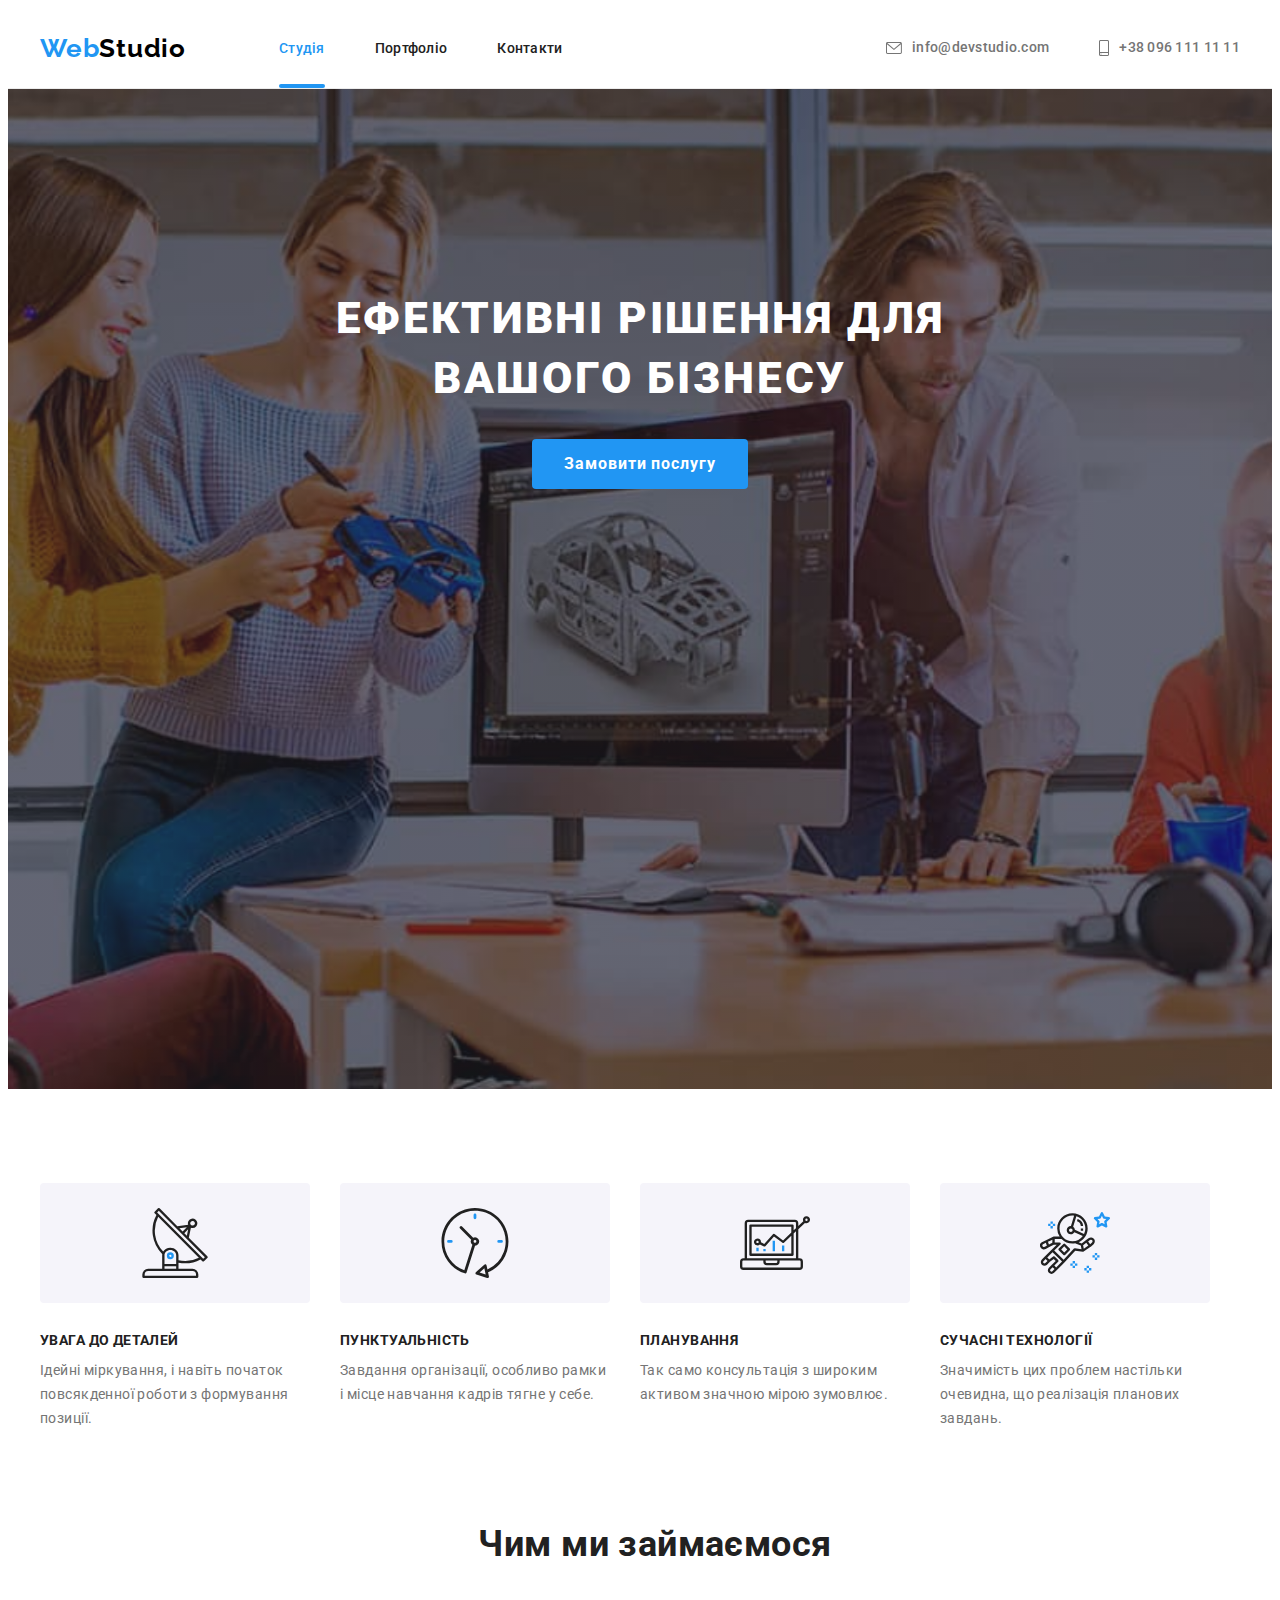
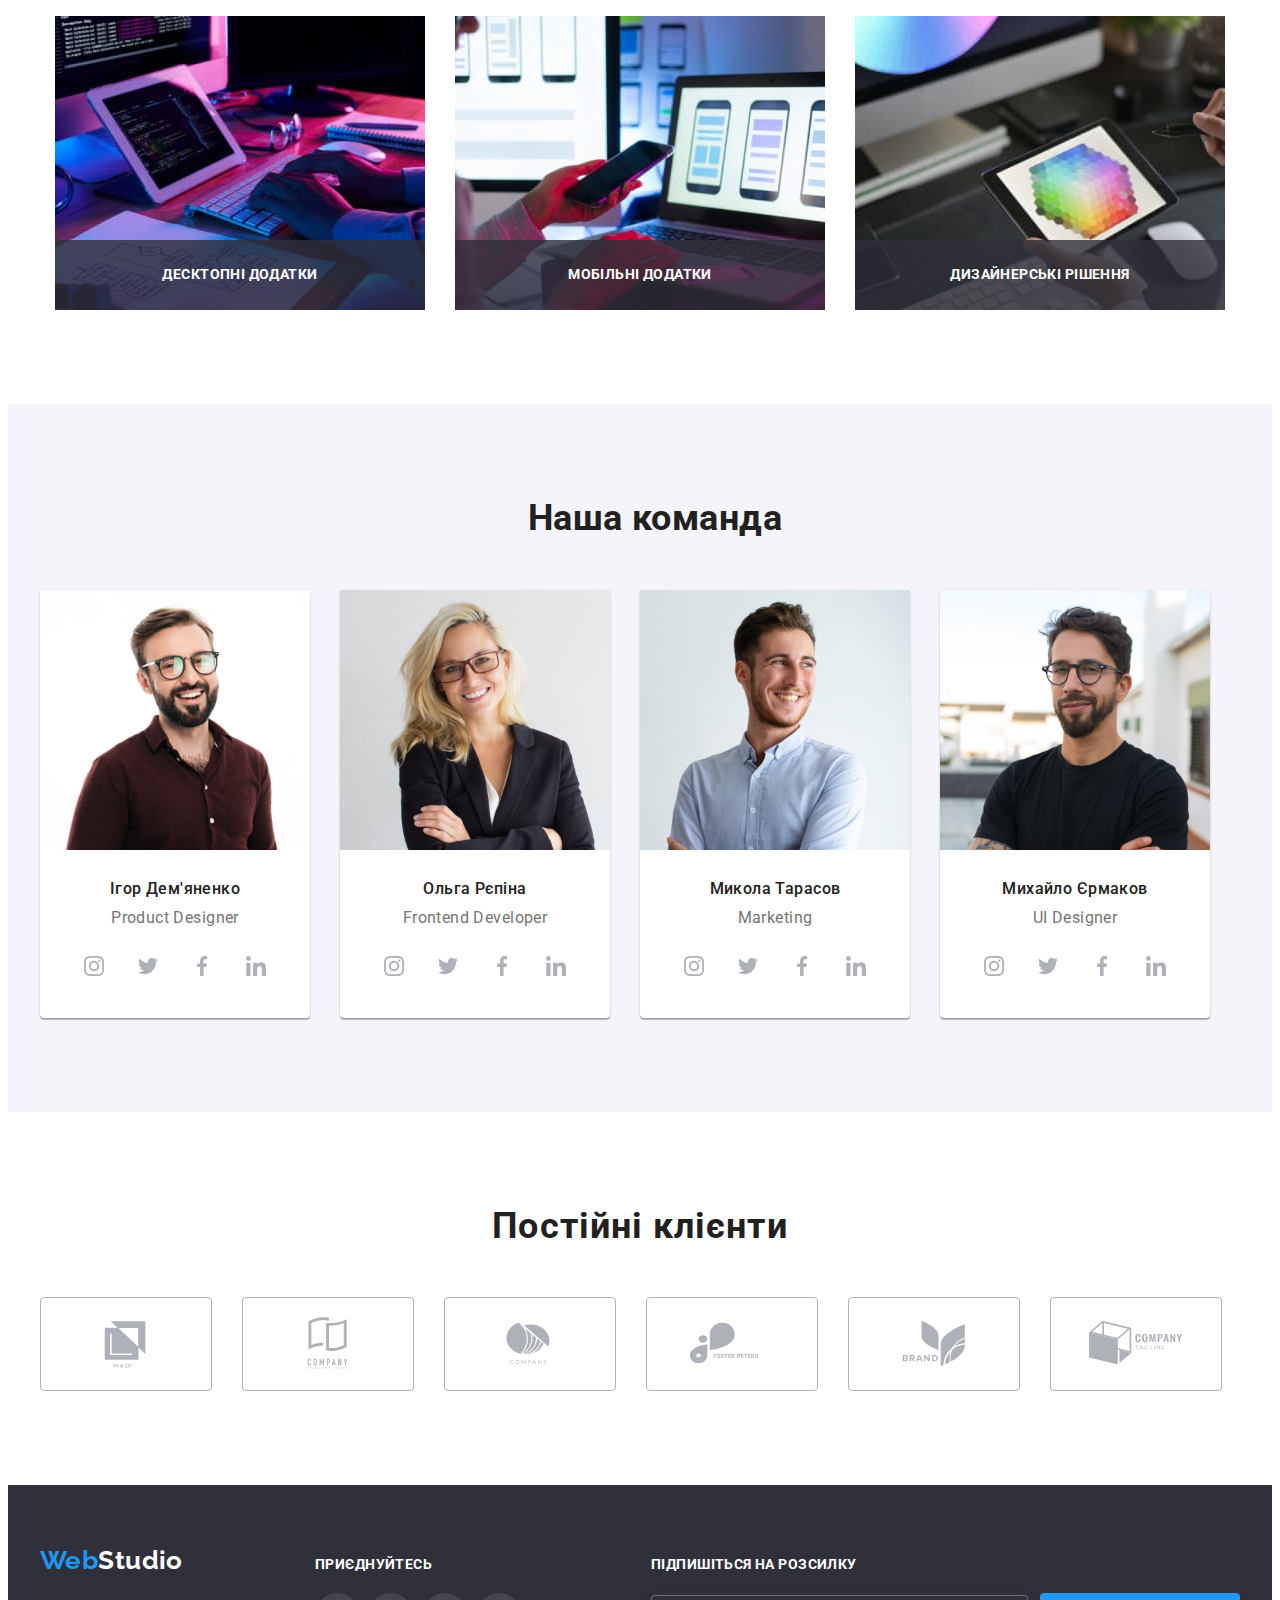
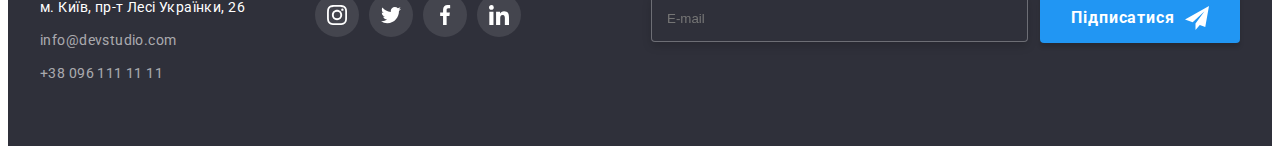
<file: index.html>
<!DOCTYPE html>
<html lang="uk">
  <head>
    <meta charset="UTF-8" />
    <meta http-equiv="X-UA-Compatible" content="IE=edge" />
    <meta name="viewport" content="width=device-width, initial-scale=1.0" />
    <title>WebStudio</title>
    <link rel="preconnect" href="https://fonts.googleapis.com" />
    <link rel="preconnect" href="https://fonts.gstatic.com" crossorigin />
    <link
      href="https://fonts.googleapis.com/css2?family=Raleway:wght@700&family=Roboto:wght@400;500;700;900&display=swap"
      rel="stylesheet"
    />
    <link
      rel="stylesheet"
      href="https://cdnjs.cloudflare.com/ajax/libs/modern-normalize/1.1.0/modern-normalize.min.css"
      integrity="sha512-wpPYUAdjBVSE4KJnH1VR1HeZfpl1ub8YT/NKx4PuQ5NmX2tKuGu6U/JRp5y+Y8XG2tV+wKQpNHVUX03MfMFn9Q=="
      crossorigin="anonymous"
      referrerpolicy="no-referrer"
    />
    <link rel="stylesheet" href="./css/styles.css" />
  </head>
  <body>
    <header class="page-header">
      <div class="header-conteiner conteiner">
        <nav class="page-navigation">
          <a class="logo link" href="./index.html"><span class="logo-web">Web</span>Studio</a>
          <ul class="menu-list list">
            <li class="menu-item">
              <a class="menu-link link current" href="./index.html">Студія</a>
            </li>
            <li class="menu-item">
              <a class="menu-link link" href="./portfolio.html">Портфоліо</a>
            </li>
            <li class="menu-item"><a class="menu-link link" href="">Контакти</a></li>
          </ul>
        </nav>
        <ul class="contacts-list list">
          <li class="contacts-item">
            <a class="header-contacts-email link" href="mailto:info@devstudio.com">
              <svg lang="en" aria-label="email logo" class="contacts-icon-email">
                <use href="./images/icons.svg.svg#icon-envelope"></use>
              </svg>
              info@devstudio.com</a
            >
          </li>
          <li class="contacts-item">
            <a class="header-contacts-number link" href="tel:+380961111111">
              <svg lang="en" aria-label="smartphone logo" class="contacts-icon-tell">
                <use href="./images/icons.svg.svg#icon-smartphone"></use>
              </svg>
              +38 096 111 11 11</a
            >
          </li>
        </ul>
      </div>
    </header>
    <main>
      <section id="stydio" class="baner overlay">
        <div class="page-baner conteiner">
          <h1 class="baner-text">ЕФЕКТИВНІ РІШЕННЯ ДЛЯ ВАШОГО БІЗНЕСУ</h1>
          <button data-modal-open type="button" class="baner-modal-button">Замовити послугу</button>
        </div>
      </section>
      <section id="benefits" class="benefits section">
        <div class="conteiner">
          <h2 class="benefits-caption visually-hidden">Наші переваги</h2>
          <ul class="benefits-list list">
            <li class="benefits-list-item">
              <div class="benefits-icon-group">
                <svg lang="en" aria-label="antenna logo" class="icon-benefits">
                  <use href="./images/icons.svg.svg#icon-antenna"></use>
                </svg>
              </div>
              <h3 class="benefits-subtitle">УВАГА ДО ДЕТАЛЕЙ</h3>
              <p class="benefits-text">
                Ідейні міркування, і навіть початок повсякденної роботи з формування позиції.
              </p>
            </li>
            <li class="benefits-list-item">
              <div class="benefits-icon-group">
                <svg lang="en" aria-label="clock logo" class="icon-benefits">
                  <use href="./images/icons.svg.svg#icon-clock"></use>
                </svg>
              </div>
              <h3 class="benefits-subtitle">ПУНКТУАЛЬНІСТЬ</h3>
              <p class="benefits-text">
                Завдання організації, особливо рамки і місце навчання кадрів тягне у себе.
              </p>
            </li>
            <li class="benefits-list-item">
              <div class="benefits-icon-group">
                <svg lang="en" aria-label="diagram logo" class="icon-benefits">
                  <use href="./images/icons.svg.svg#icon-diagram-1"></use>
                </svg>
              </div>
              <h3 class="benefits-subtitle">ПЛАНУВАННЯ</h3>
              <p class="benefits-text">
                Так само консультація з широким активом значною мірою зумовлює.
              </p>
            </li>
            <li class="benefits-list-item">
              <div class="benefits-icon-group">
                <svg lang="en" aria-label="astronaut logo" class="icon-benefits">
                  <use href="./images/icons.svg.svg#icon-astronaut"></use>
                </svg>
              </div>
              <h3 class="benefits-subtitle">СУЧАСНІ ТЕХНОЛОГІЇ</h3>
              <p class="benefits-text">
                Значимість цих проблем настільки очевидна, що реалізація планових завдань.
              </p>
            </li>
          </ul>
        </div>
      </section>
      <section class="about-us section">
        <div class="conteiner">
          <h2 class="about-caption conteiner">Чим ми займаємося</h2>
          <ul class="about-list list">
            <li class="about-img">
              <div class="about-img-overlay">
                <img src="./images/work1.jpg" alt="write code" width="370" />
                <p class="about-img-overlay-text">Десктопні додатки</p>
              </div>
            </li>
            <li class="about-img">
              <div class="about-img-overlay">
                <img src="./images/work2.jpg" alt="create maket" width="370" />
                <p class="about-img-overlay-text">Мобільні додатки</p>
              </div>
            </li>
            <li class="about-img">
              <div class="about-img-overlay">
                <img src="./images/work3.jpg" alt="design" width="370" />
                <p class="about-img-overlay-text">Дизайнерські рішення</p>
              </div>
            </li>
          </ul>
        </div>
      </section>
      <section class="our-team section">
        <div class="conteiner">
          <h2 class="our-team-caption conteiner">Наша команда</h2>
          <ul class="workers-list list">
            <li class="workers-item">
              <img src="./images/Igor.jpg" alt=" Фото Ігора Дем'яненко" width="270" height="260" />
              <div class="team-subtitle">
                <h3 class="workers-name">Ігор Дем'яненко</h3>
                <p class="workers-position">Product Designer</p>
              </div>
              <ul class="team-link-list list">
                <li class="team-link-item">
                  <a class="team-link" href=""
                    ><svg lang="en" aria-label="instagram logo" class="icon-link">
                      <use href="./images/icons.svg.svg#icon-instagram"></use></svg
                  ></a>
                </li>
                <li class="team-link-item">
                  <a class="team-link" href=""
                    ><svg lang="en" aria-label="twitter logo" class="icon-link">
                      <use href="./images/icons.svg.svg#icon-twitter"></use></svg
                  ></a>
                </li>
                <li class="team-link-item">
                  <a class="team-link" href=""
                    ><svg lang="en" aria-label="facebook logo" class="icon-link">
                      <use href="./images/icons.svg.svg#icon-facebook"></use></svg
                  ></a>
                </li>
                <li class="team-link-item">
                  <a class="team-link" href=""
                    ><svg lang="en" aria-label="linkedin logo" class="icon-link">
                      <use href="./images/icons.svg.svg#icon-linkedin"></use></svg
                  ></a>
                </li>
              </ul>
            </li>
            <li class="workers-item">
              <img src="./images/Ola.jpg" alt="Фото Ольги Рєпіной" width="270" height="260" />
              <div class="team-subtitle">
                <h3 class="workers-name">Ольга Рєпіна</h3>
                <p class="workers-position">Frontend Developer</p>
              </div>
              <ul class="team-link-list list">
                <li class="team-link-item">
                  <a class="team-link" href=""
                    ><svg lang="en" aria-label="instagram logo" class="icon-link">
                      <use href="./images/icons.svg.svg#icon-instagram"></use></svg
                  ></a>
                </li>
                <li class="team-link-item">
                  <a class="team-link" href=""
                    ><svg lang="en" aria-label="twitter logo" class="icon-link">
                      <use href="./images/icons.svg.svg#icon-twitter"></use></svg
                  ></a>
                </li>
                <li class="team-link-item">
                  <a class="team-link" href=""
                    ><svg lang="en" aria-label="facebook logo" class="icon-link">
                      <use href="./images/icons.svg.svg#icon-facebook"></use></svg
                  ></a>
                </li>
                <li class="team-link-item">
                  <a class="team-link" href=""
                    ><svg lang="en" aria-label="linkedin logo" class="icon-link">
                      <use href="./images/icons.svg.svg#icon-linkedin"></use></svg
                  ></a>
                </li>
              </ul>
            </li>
            <li class="workers-item">
              <img src="./images/Kola.jpg" alt="Фото Миколи Тарасова" width="270" height="260" />
              <div class="team-subtitle">
                <h3 class="workers-name">Микола Тарасов</h3>
                <p class="workers-position">Marketing</p>
              </div>
              <ul class="team-link-list list">
                <li class="team-link-item">
                  <a class="team-link" href=""
                    ><svg lang="en" aria-label="instagram logo" class="icon-link">
                      <use href="./images/icons.svg.svg#icon-instagram"></use></svg
                  ></a>
                </li>
                <li class="team-link-item">
                  <a class="team-link" href=""
                    ><svg lang="en" aria-label="twitter logo" class="icon-link">
                      <use href="./images/icons.svg.svg#icon-twitter"></use></svg
                  ></a>
                </li>
                <li class="team-link-item">
                  <a class="team-link" href=""
                    ><svg lang="en" aria-label="facebook logo" class="icon-link">
                      <use href="./images/icons.svg.svg#icon-facebook"></use></svg
                  ></a>
                </li>
                <li class="team-link-item">
                  <a class="team-link" href=""
                    ><svg lang="en" aria-label="linkedin logo" class="icon-link">
                      <use href="./images/icons.svg.svg#icon-linkedin"></use></svg
                  ></a>
                </li>
              </ul>
            </li>
            <li class="workers-item">
              <img src="./images/Misha.jpg" alt="Фото Михайла Єрмакова" width="270" height="260" />
              <div class="team-subtitle">
                <h3 class="workers-name">Михайло Єрмаков</h3>
                <p class="workers-position">UI Designer</p>
              </div>
              <ul class="team-link-list list">
                <li class="team-link-item">
                  <a class="team-link" href=""
                    ><svg lang="en" aria-label="instagram logo" class="icon-link">
                      <use href="./images/icons.svg.svg#icon-instagram"></use></svg
                  ></a>
                </li>
                <li class="team-link-item">
                  <a class="team-link" href=""
                    ><svg lang="en" aria-label="twitter logo" class="icon-link">
                      <use href="./images/icons.svg.svg#icon-twitter"></use></svg
                  ></a>
                </li>
                <li class="team-link-item">
                  <a class="team-link" href=""
                    ><svg lang="en" aria-label="facebook logo" class="icon-link">
                      <use href="./images/icons.svg.svg#icon-facebook"></use></svg
                  ></a>
                </li>
                <li class="team-link-item">
                  <a class="team-link" href=""
                    ><svg lang="en" aria-label="linkedin logo" class="icon-link">
                      <use href="./images/icons.svg.svg#icon-linkedin"></use></svg
                  ></a>
                </li>
              </ul>
            </li>
          </ul>
        </div>
      </section>
      <section class="section regular-customers">
        <div class="conteiner">
          <h2 class="customers-caption">Постійні клієнти</h2>
          <ul class="castomers-list list">
            <li class="castomers-list-item">
              <a href="" class="customers-link link"
                ><svg lang="en" aria-label="regular customers logo" class="icon-logo">
                  <use href="./images/icons.svg.svg#icon-logo-1"></use></svg
              ></a>
            </li>
            <li class="castomers-list-item">
              <a href="" class="customers-link link"
                ><svg lang="en" aria-label="regular customers logo" class="icon-logo">
                  <use href="./images/icons.svg.svg#icon-logo-2"></use></svg
              ></a>
            </li>
            <li class="castomers-list-item">
              <a href="" class="customers-link link"
                ><svg lang="en" aria-label="regular customers logo" class="icon-logo">
                  <use href="./images/icons.svg.svg#icon-logo-3"></use></svg
              ></a>
            </li>
            <li class="castomers-list-item">
              <a href="" class="customers-link link"
                ><svg lang="en" aria-label="regular customers logo" class="icon-logo">
                  <use href="./images/icons.svg.svg#icon-logo-4"></use></svg
              ></a>
            </li>
            <li class="castomers-list-item">
              <a href="" class="customers-link link"
                ><svg lang="en" aria-label="regular customers logo" class="icon-logo">
                  <use href="./images/icons.svg.svg#icon-logo-5"></use></svg
              ></a>
            </li>
            <li class="castomers-list-item">
              <a href="" class="customers-link link"
                ><svg lang="en" aria-label="regular customers logo" class="icon-logo">
                  <use href="./images/icons.svg.svg#icon-logo-6"></use></svg
              ></a>
            </li>
          </ul>
        </div>
      </section>
    </main>
    <footer class="footer">
      <div class="conteiner">
        <div class="footer-content">
          <div class="footer-content-address">
            <a class="logo-footer link" href="./index.html"
              ><span class="logo-web">Web</span>Studio</a
            >
            <address class="address">
              <ul class="address-list list">
                <li class="address-list-item">
                  <a
                    class="address-map link"
                    href="https://goo.gl/maps/CPtrU1FHBa2aNyZL9"
                    target="_blank"
                    rel="noopener noreferrer nofollow"
                    >м. Київ, пр-т Лесі Українки, 26</a
                  >
                </li>
                <li class="address-list-item">
                  <a class="footer-contacts-email link" href="mailto:info@devstudio.com"
                    >info@devstudio.com</a
                  >
                </li>
                <li class="address-list-item">
                  <a class="footer-contacts-number link" href="tel:+380961111111"
                    >+38 096 111 11 11</a
                  >
                </li>
              </ul>
            </address>
          </div>
          <div class="footer-content-link">
            <b class="studio-caption">приєднуйтесь</b>
            <ul class="studio-link-list list">
              <li class="studio-list-item">
                <a href="" class="studio-link">
                  <svg lang="en" aria-label="instagram logo" class="icon-studio-link">
                    <use href="./images/icons.svg.svg#icon-instagram"></use>
                  </svg>
                </a>
              </li>
              <li class="studio-list-item">
                <a href="" class="studio-link">
                  <svg lang="en" aria-label="twitter logo" class="icon-studio-link">
                    <use href="./images/icons.svg.svg#icon-twitter"></use>
                  </svg>
                </a>
              </li>
              <li class="studio-list-item">
                <a href="" class="studio-link">
                  <svg lang="en" aria-label="facebook logo" class="icon-studio-link">
                    <use href="./images/icons.svg.svg#icon-facebook"></use>
                  </svg>
                </a>
              </li>
              <li class="studio-list-item">
                <a href="" class="studio-link">
                  <svg lang="en" aria-label="linkedin logo" class="icon-studio-link">
                    <use href="./images/icons.svg.svg#icon-linkedin"></use>
                  </svg>
                </a>
              </li>
            </ul>
          </div>
          <div class="subscribe">
            <b class="subscribe-title">Підпишіться на розсилку</b>
            <div class="subscribe-tap">
              <label class="subscribe-label" for="subscribe-mail"></label>
              <input
                class="subscribe-input"
                name="subscribe-user-mail"
                id="subscribe-mail"
                type="email"
                placeholder="E-mail"
              />
              <button class="subscribe-button" type="submit">
                Підписатися
                <svg class="send-icon" width="24" height="24">
                  <use href="./images/icons.svg.svg#icon-send"></use>
                </svg>
              </button>
            </div>
          </div>
        </div>
      </div>
    </footer>
    <div data-modal class="backdrop is-hidden">
      <div class="modal">
        <button data-modal-close class="modal-close-button">
          <svg class="close-icon" width="18" height="18">
            <use href="./images/icons.svg.svg#icon-close-icon"></use>
          </svg>
        </button>
        <div class="modal-content">
          <form class="modal-form">
            <b class="modal-title">Залиште свої дані, ми вам передзвонимо</b>
            <label class="modal-form-label">
              <span class="modal-form-label-text">Ім'я</span>
              <span class="modal-input-box">
                <input type="text" class="modal-form-input" placeholder=" " name="user-name" />
                <span class="modal-form-icon"
                  ><svg class="modal-form-icon-svg">
                    <use href="./images/icons.svg.svg#icon-person"></use></svg
                ></span>
              </span>
            </label>
            <label class="modal-form-label">
              <span class="modal-form-label-text">Телефон</span>
              <span class="modal-input-box">
                <input type="tel" class="modal-form-input" placeholder=" " name="user-number" />
                <span class="modal-form-icon"
                  ><svg class="modal-form-icon-svg">
                    <use href="./images/icons.svg.svg#icon-phone-black"></use></svg
                ></span>
              </span>
            </label>
            <label class="modal-form-label">
              <span class="modal-form-label-text">Пошта</span>
              <span class="modal-input-box">
                <input type="email" class="modal-form-input" placeholder=" " name="user-mail" />
                <span class="modal-form-icon"
                  ><svg class="modal-form-icon-svg">
                    <use href="./images/icons.svg.svg#icon-email"></use></svg
                ></span>
              </span>
            </label>
            <label class="modal-form-label">
              <span class="modal-form-label-text">Коментар</span>
              <textarea
                class="modal-user-textarea"
                name="user-message"
                placeholder="Введіть текст"
              ></textarea>
            </label>
            <label class="modal-form-checkbox-label">
              <input class="modal-form-checkbox-input" type="checkbox" name="policy" />
              <svg class="modal-form-checkbox-icon">
                <use href="./images/icons.svg.svg#icon-check"></use>
              </svg>
              Погоджуюся з розсилкою та приймаю
              <a class="checkbox-policy" href="">Умови договору</a>
            </label>
            <button class="modal-button-send" type="submit">Відправити</button>
          </form>
        </div>
      </div>
    </div>
    <script src="./modal.js"></script>
  </body>
</html>
</file>
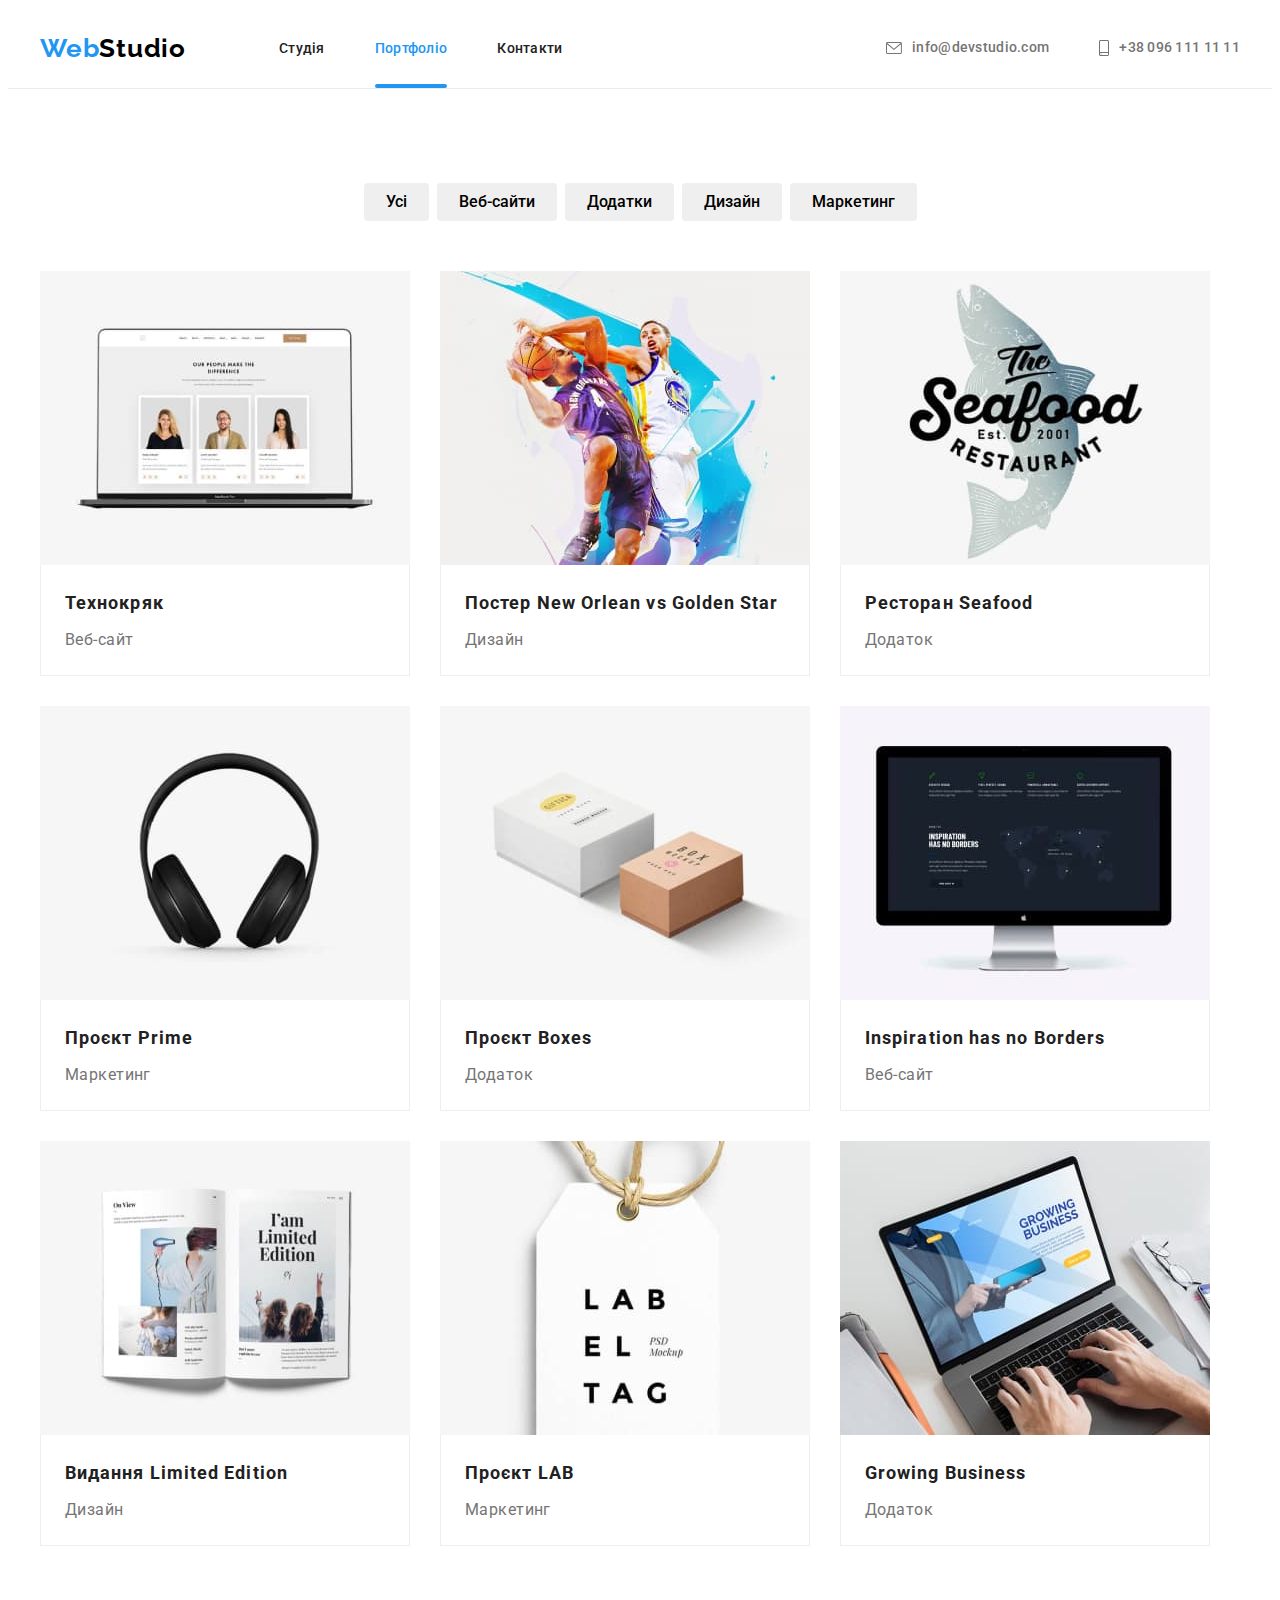
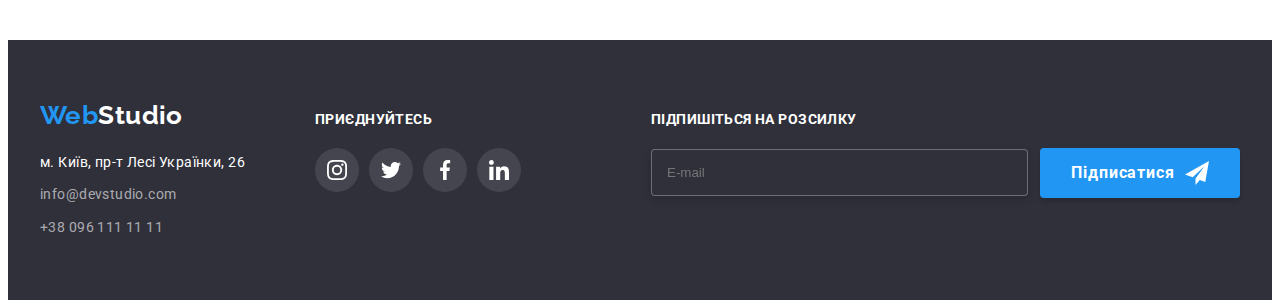
<file: portfolio.html>
<!DOCTYPE html>
<html lang="uk">
  <head>
    <meta charset="UTF-8" />
    <meta http-equiv="X-UA-Compatible" content="IE=edge" />
    <meta name="viewport" content="width=device-width, initial-scale=1.0" />
    <title>Portfolio</title>
    <link rel="preconnect" href="https://fonts.googleapis.com" />
    <link rel="preconnect" href="https://fonts.gstatic.com" crossorigin />
    <link
      href="https://fonts.googleapis.com/css2?family=Raleway:wght@700&family=Roboto:wght@400;500;700;900&display=swap"
      rel="stylesheet"
    />
    <link
      rel="stylesheet"
      href="https://cdnjs.cloudflare.com/ajax/libs/modern-normalize/1.1.0/modern-normalize.min.css"
      integrity="sha512-wpPYUAdjBVSE4KJnH1VR1HeZfpl1ub8YT/NKx4PuQ5NmX2tKuGu6U/JRp5y+Y8XG2tV+wKQpNHVUX03MfMFn9Q=="
      crossorigin="anonymous"
      referrerpolicy="no-referrer"
    />
    <link rel="stylesheet" href="./css/styles.css" />
  </head>
  <body>
    <header class="page-header">
      <div class="header-conteiner conteiner">
        <nav class="page-navigation">
          <a class="logo link" href="./index.html"><span class="logo-web">Web</span>Studio</a>
          <ul class="menu-list list">
            <li class="menu-item"><a class="menu-link link" href="./index.html">Студія</a></li>
            <li class="menu-item">
              <a class="menu-link link current" href="./portfolio.html">Портфоліо</a>
            </li>
            <li class="menu-item"><a class="menu-link link" href="">Контакти</a></li>
          </ul>
        </nav>
        <ul class="contacts-list list">
          <li class="contacts-item">
            <a class="header-contacts-email link" href="mailto:info@devstudio.com">
              <svg class="contacts-icon-email">
                <use href="./images/icons.svg.svg#icon-envelope"></use>
              </svg>
              info@devstudio.com</a
            >
          </li>
          <li class="contacts-item">
            <a class="header-contacts-number link" href="tel:+380961111111">
              <svg class="contacts-icon-tell">
                <use href="./images/icons.svg.svg#icon-smartphone"></use>
              </svg>
              +38 096 111 11 11</a
            >
          </li>
        </ul>
      </div>
    </header>
    <main class="main">
      <section class="section">
        <div class="buttom-conteiner conteiner">
          <h1 class="services-heading visually-hidden">Наші послуги</h1>
          <ul class="services-nav-list list">
            <li class="services-nav-item">
              <button type="button" class="services-nav-button">Усі</button>
            </li>
            <li class="services-nav-item">
              <button type="button" class="services-nav-button">Веб-сайти</button>
            </li>
            <li class="services-nav-item">
              <button type="button" class="services-nav-button">Додатки</button>
            </li>
            <li class="services-nav-item">
              <button type="button" class="services-nav-button">Дизайн</button>
            </li>
            <li class="services-nav-item">
              <button type="button" class="services-nav-button">Маркетинг</button>
            </li>
          </ul>
        </div>

        <ul class="services-list list conteiner">
          <li class="services-item">
            <a class="services-item-link link" href="">
              <div class="card-overlay">
                <img
                  class="services-img"
                  src="./portfolio-img/laptop.jpg"
                  alt="ноутбук з сайтом"
                  width="370"
                />
                <p class="card-text">
                  Ресурс пропонує комплексні пропозиції з різним рівнем функціоналу та сервісів. Все
                  це дозволить відвідувачу отримати вичерпні відомості про компанію чи приватну
                  особу.
                </p>
              </div>
              <div class="desc">
                <h2 class="services-title">Технокряк</h2>
                <p class="services-sectoin">Веб-сайт</p>
              </div>
            </a>
          </li>
          <li class="services-item">
            <a class="services-item-link link" href="">
              <div class="card-overlay">
                <img
                  class="services-img"
                  src="./portfolio-img/basketball.jpg"
                  alt="постер з двума баскетболістами"
                  width="370"
                />
                <p class="card-text">
                  Ресурс пропонує комплексні пропозиції з різним рівнем функціоналу та сервісів. Все
                  це дозволить відвідувачу отримати вичерпні відомості про компанію чи приватну
                  особу.
                </p>
              </div>
              <div class="desc">
                <h2 class="services-title">Постер New Orlean vs Golden Star</h2>
                <p class="services-sectoin">Дизайн</p>
              </div>
            </a>
          </li>
          <li class="services-item">
            <a class="services-item-link link" href="">
              <div class="card-overlay">
                <img
                  class="services-img"
                  src="./portfolio-img/seafoood.jpg"
                  alt="логотип ресторану"
                  width="370"
                />
                <p class="card-text">
                  Ресурс пропонує комплексні пропозиції з різним рівнем функціоналу та сервісів. Все
                  це дозволить відвідувачу отримати вичерпні відомості про компанію чи приватну
                  особу.
                </p>
              </div>
              <div class="desc">
                <h2 class="services-title">Ресторан Seafood</h2>
                <p class="services-sectoin">Додаток</p>
              </div>
            </a>
          </li>
          <li class="services-item">
            <a class="services-item-link link" href="">
              <div class="card-overlay">
                <img
                  class="services-img"
                  src="./portfolio-img/headphone.jpg"
                  alt=" навушники"
                  width="370"
                />
                <p class="card-text">
                  Ресурс пропонує комплексні пропозиції з різним рівнем функціоналу та сервісів. Все
                  це дозволить відвідувачу отримати вичерпні відомості про компанію чи приватну
                  особу.
                </p>
              </div>
              <div class="desc">
                <h2 class="services-title">Проєкт Prime</h2>
                <p class="services-sectoin">Маркетинг</p>
              </div>
            </a>
          </li>
          <li class="services-item">
            <a class="services-item-link link" href="">
              <div class="card-overlay">
                <img
                  class="services-img"
                  src="./portfolio-img/boxes.jpg"
                  alt="коробки різного дизайну"
                  width="370"
                />
                <p class="card-text">
                  Ресурс пропонує комплексні пропозиції з різним рівнем функціоналу та сервісів. Все
                  це дозволить відвідувачу отримати вичерпні відомості про компанію чи приватну
                  особу.
                </p>
              </div>
              <div class="desc">
                <h2 class="services-title">Проєкт Boxes</h2>
                <p class="services-sectoin">Додаток</p>
              </div>
            </a>
          </li>
          <li class="services-item">
            <a class="services-item-link link" href="">
              <div class="card-overlay">
                <img
                  class="services-img"
                  src="./portfolio-img/imac.jpg"
                  alt="сайт (натхнення немає кордонів)"
                  width="370"
                />
                <p class="card-text">
                  Ресурс пропонує комплексні пропозиції з різним рівнем функціоналу та сервісів. Все
                  це дозволить відвідувачу отримати вичерпні відомості про компанію чи приватну
                  особу.
                </p>
              </div>
              <div class="desc">
                <h2 class="services-title">Inspiration has no Borders</h2>
                <p class="services-sectoin">Веб-сайт</p>
              </div>
            </a>
          </li>
          <li class="services-item">
            <a class="services-item-link link" href="">
              <div class="card-overlay">
                <img
                  class="services-img"
                  src="./portfolio-img/magazine.jpg"
                  alt="журнал"
                  width="370"
                />
                <p class="card-text">
                  Ресурс пропонує комплексні пропозиції з різним рівнем функціоналу та сервісів. Все
                  це дозволить відвідувачу отримати вичерпні відомості про компанію чи приватну
                  особу.
                </p>
              </div>
              <div class="desc">
                <h2 class="services-title">Видання Limited Edition</h2>
                <p class="services-sectoin">Дизайн</p>
              </div>
            </a>
          </li>
          <li class="services-item">
            <a class="services-item-link link" href="">
              <div class="card-overlay">
                <img class="services-img" src="./portfolio-img/lab.jpg" alt="бірка" width="370" />
                <p class="card-text">
                  Ресурс пропонує комплексні пропозиції з різним рівнем функціоналу та сервісів. Все
                  це дозволить відвідувачу отримати вичерпні відомості про компанію чи приватну
                  особу.
                </p>
              </div>
              <div class="desc">
                <h2 class="services-title">Проєкт LAB</h2>
                <p class="services-sectoin">Маркетинг</p>
              </div>
            </a>
          </li>
          <li class="services-item">
            <a class="services-item-link link" href="">
              <div class="card-overlay">
                <img
                  class="services-img"
                  src="./portfolio-img/macbook.jpg"
                  alt="зростаючий бізнес"
                  width="370"
                />
                <p class="card-text">
                  Ресурс пропонує комплексні пропозиції з різним рівнем функціоналу та сервісів. Все
                  це дозволить відвідувачу отримати вичерпні відомості про компанію чи приватну
                  особу.
                </p>
              </div>
              <div class="desc">
                <h2 class="services-title">Growing Business</h2>
                <p class="services-sectoin">Додаток</p>
              </div>
            </a>
          </li>
        </ul>
      </section>
    </main>
   <footer class="footer">
      <div class="conteiner">
        <div class="footer-content">
<div class="footer-content-address">
      <a class="logo-footer link" href="./index.html"><span class="logo-web">Web</span>Studio</a>
      <address class="address">
        <ul class="address-list list">
          <li class="address-list-item">
            <a class="address-map link"
              href="https://goo.gl/maps/CPtrU1FHBa2aNyZL9"
              target="_blank"
              rel="noopener noreferrer nofollow"
              >м. Київ, пр-т Лесі Українки, 26</a
            >
          </li>
          <li class="address-list-item"><a class="footer-contacts-email link" href="mailto:info@devstudio.com">info@devstudio.com</a></li>
          <li class="address-list-item"><a class="footer-contacts-number link" href="tel:+380961111111">+38 096 111 11 11</a></li>
        </ul>
      </address>
    </div>
    <div class="footer-content-link">
          <b class="studio-caption">приєднуйтесь</b>
          <ul class="studio-link-list list">
            <li class="studio-list-item">
              <a href="" class="studio-link">
                <svg lang="en" aria-label="instagram logo" class="icon-studio-link">
                  <use href="./images/icons.svg.svg#icon-instagram"></use>
                </svg>
              </a>
            </li>
            <li class="studio-list-item">
              <a href="" class="studio-link">
                <svg lang="en" aria-label="twitter logo" class="icon-studio-link">
                  <use href="./images/icons.svg.svg#icon-twitter"></use>
                </svg>
              </a>
            </li>
            <li class="studio-list-item">
              <a href="" class="studio-link">
                <svg lang="en" aria-label="facebook logo" class="icon-studio-link">
                  <use href="./images/icons.svg.svg#icon-facebook"></use>
                </svg>
              </a>
            </li>
            <li class="studio-list-item">
              <a href="" class="studio-link">
                <svg lang="en" aria-label="linkedin logo" class="icon-studio-link">
                  <use href="./images/icons.svg.svg#icon-linkedin"></use>
                </svg>
              </a>
            </li>
          </ul>
        </div>
        <div class="subscribe">
        <b class="subscribe-title">Підпишіться на розсилку</b>
        <div class="subscribe-tap">
          <label class="subscribe-label" for="subscribe-mail"></label>
        <input class="subscribe-input" name="subscribe-user-mail" id="subscribe-mail" type="mail" placeholder="E-mail">
        <button class="subscribe-button" type="submit">Підписатися <svg class="send-icon" width="24" height="24">
          <use href="./images/icons.svg.svg#icon-send"></use>
        </svg></button></div>
      </div>
      </div>
        </div>
    </footer>
  </body>
</html>
</file>
<file: css/styles.css>
:root {
  --main-font-family: 'Roboto', sans-serif;
  --secondary-font-family: 'Raleway', sans-serif;
  --primry-font-weight: 700;
  --secondary-font-weight: 400;
  --primary-font-size: 14px;
  --main-color: #212121;
  --secondary-color: #757575;
  --accent-color: #2196f3;
  --other-color: #ffffff;
  --logo-color: #000000;
  --primary-background-color: #2f303a;
  --secondary-background-color: #f5f4fa;
  --primary-icon-color: #afb1b8;
  --transition-time-cubic: 250ms cubic-bezier(0.4, 0, 0.2, 1);
}

h1,
h2,
h3,
h4,
h5,
h6,
p {
  margin-top: 0;
  margin-bottom: 0;
}

ul,
ol {
  margin: 0;
  padding: 0;
}

button {
  cursor: pointer;
}

img {
  display: block;
  max-width: 100%;
  height: auto;
}

.link {
  text-decoration: none;
}

.list {
  list-style: none;
}

.visually-hidden {
  position: absolute;
  white-space: nowrap;
  width: 1px;
  height: 1px;
  overflow: hidden;
  border: 0;
  padding: 0;
  clip: rect(0 0 0 0);
  clip-path: inset(50%);
  margin: -1px;
}
/* ========================= */
body {
  font-family: 'Roboto', sans-serif;
  font-size: var(--primary-font-size);
  letter-spacing: 0.03em;
  color: var(--main-color);
  background-color: var(--other-color);
}

.conteiner {
  width: 1200px;
  margin-left: auto;
  margin-right: auto;
  padding-left: 15px;
  padding-right: 15px;
  /* display: flex;
  flex-wrap: wrap;
  justify-content: center;
  align-content: center; */
}

.section {
  padding-top: 94px;
  padding-bottom: 94px;
}

.header-conteiner {
  display: flex;
  align-items: center;
}

/* =================HEADER============== */

.page-header {
  align-items: center;
  border-bottom: 1px solid #ececec;
}

.page-navigation {
  display: flex;
}

.logo {
  margin-right: 93px;
  padding-top: 24px;
  padding-bottom: 24px;
  color: var(--logo-color);
  font-family: 'Raleway';
  font-style: normal;
  font-weight: 700;
  font-size: 26px;
  line-height: 31px;
  letter-spacing: 0.03em;
}

.logo-web {
  color: var(--accent-color);
}

.menu-list {
  display: flex;
  column-gap: 50px;
  align-items: center;
  padding-left: 0;
}

.menu-list .link {
  position: relative;
  padding-top: 32px;
  padding-bottom: 32px;
  color: var(--main-color);
  font-weight: 500;
  font-size: 14px;
  line-height: 1.14em;
  letter-spacing: 0.02em;

  transition: color var(--transition-time-cubic);
}

.menu-list .link.current {
  color: var(--accent-color);
}

.current::after {
  display: inline-block;
  position: absolute;
  content: '';
  bottom: 0;
  left: 0;
  width: 100%;
  height: 4px;
  border-radius: 2px;
  background-color: var(--accent-color);
}

.menu-link:hover,
.menu-link:focus {
  color: var(--accent-color);
}

.contacts-list {
  margin-left: auto;
  display: flex;
  column-gap: 50px;
  padding-left: 0;
  font-weight: 500;
  line-height: 1.14em;
  letter-spacing: 0.02em;
}

.contacts-list .header-contacts-email,
.header-contacts-number {
  color: var(--secondary-color);
  font-weight: 500;

  transition: color var(--transition-time-cubic);
}

.header-contacts-email,
.header-contacts-number {
  display: flex;
  justify-content: center;
  align-items: center;
  padding-top: 32px;
  padding-bottom: 32px;
}

.header-contacts-email:hover,
.header-contacts-email:focus {
  color: var(--accent-color);
}

.header-contacts-number:hover,
.header-contacts-number:focus {
  color: var(--accent-color);
}

.contacts-icon-email,
.contacts-icon-tell {
  margin-right: 10px;
  fill: var(--secondary-color);
}

.contacts-icon-email {
  width: 16px;
  height: 12px;
}

.contacts-icon-tell {
  width: 10px;
  height: 16px;
}

.header-contacts-email:hover .contacts-icon-email,
.header-contacts-email:focus .contacts-icon-email {
  fill: var(--accent-color);
}

.header-contacts-number:hover .contacts-icon-tell,
.header-contacts-number:focus .contacts-icon-tell {
  fill: var(--accent-color);
}

/* ==============HEADER============= */

/* =============MAIN================ */
/* ==============BANER=============== */
.baner {
  padding-top: 200px;
  padding-bottom: 200px;
  background-color: var(--primary-background-color);
  color: var(--other-color);
}

.overlay {
  max-width: 1600px;
  height: 600px;
  margin-left: auto;
  margin-right: auto;
  background-color: #c4c4c4;
  background-image: linear-gradient(rgba(47, 48, 58, 0.4), rgba(47, 48, 58, 0.4)),
    url('../images/baner-img.jpg');
  background-position: center;
  background-size: cover;
}

.page-baner {
  display: flex;
  flex-direction: column;
  align-items: center;
}

.baner-text {
  width: 696px;
  margin-right: auto;
  margin-left: auto;
  margin-bottom: 30px;
  align-items: center;
  font-weight: 900;
  font-size: 44px;
  line-height: 1.36;
  text-align: center;
  letter-spacing: 0.06em;
  text-transform: uppercase;
}

.baner-modal-button {
  padding: 10px 32px;
  font-family: var(--main-font);
  background-color: var(--accent-color);
  color: var(--other-color);
  cursor: pointer;
  font-weight: var(--primry-font-weight);
  font-size: 16px;
  line-height: 1.875em;
  border: 0;
  border-radius: 4px;
  letter-spacing: 0.06em;

  transition: color var(--transition-time-cubic), background-color var(--transition-time-cubic);
}

.baner-modal-button:hover,
.baner-modal-button:focus {
  background-color: #188ce8;
  color: var(--other-color);
}
/* ===========BANER============= */

/* ===========BENEFITS============= */

.benefits-caption {
  font-style: normal;
  font-weight: var(--primry-font-weight);
  font-size: 36px;
  line-height: 1.16em;
  text-align: center;
}

.benefits-list {
  display: flex;
  font-weight: var(--primry-font-weight);
  line-height: 1.14em;
  column-gap: 30px;
}

.benefits-list-item {
  width: 270px;
}

.icon-benefits {
  align-items: center;
  justify-content: center;
  width: 70px;
  height: 70px;
}

.benefits-icon-group {
  display: flex;
  justify-content: center;
  align-items: center;
  margin-bottom: 30px;
  border-radius: 4px;
  width: 270px;
  height: 120px;
  background-color: var(--secondary-background-color);
}

.benefits-subtitle {
  margin-bottom: 10px;
  font-weight: var(--primry-font-weight);
  font-size: 14px;
  line-height: 1.14em;
  text-transform: uppercase;
}

.benefits-text {
  color: var(--secondary-color);
  font-weight: var(--secondary-font-weight);
  line-height: 1.7em;
}

/* ==========BENEFITS============== */

/* ===========ABOUT================ */

.about-us {
  padding-top: 0;
}

.about-img {
  position: relative;
}

.about-caption {
  margin-bottom: 50px;
  font-weight: var(--primry-font-weight);
  font-size: 36px;
  line-height: 1.16em;
  text-align: center;
}

.about-list {
  column-gap: 30px;
  display: flex;
  justify-content: center;
}

/* .about-img-overlay {
  position: absolut;
  width: 100%;
  /* background-color: rgba(47, 48, 58, 0.8); */
/* background-color: #000000;
  font-weight: var(--primry-font-weight);
  font-size: var(--primary-font-size);
  color: var(--other-color);
  line-height: 1.14;
  text-align: center;
  text-transform: uppercase;
} */
.about-img-overlay-text {
  display: flex;
  justify-content: center;
  align-items: center;
  position: absolute;
  bottom: 0;
  left: 0;
  width: 100%;
  height: 70px;
  background-color: rgba(47, 48, 58, 0.8);
  color: var(--other-color);
  font-weight: var(--primry-font-weight);
  font-size: var(--primary-font-size);
  line-height: 1.14;
  text-align: center;
  text-transform: uppercase;
}

/* ============ABOUT============= */

/* ============OUR TEAM============ */

.our-team {
  background-color: var(--secondary-background-color);
}

.our-team-caption {
  margin-bottom: 50px;
  font-weight: var(--primry-font-weight);
  font-size: 36px;
  line-height: 1.16em;
  text-align: center;
}

.workers-list {
  column-gap: 30px;
  display: flex;
}

.workers-item {
  background-color: var(--other-color);
  width: 270px;
  box-shadow: 0px 1px 3px rgba(0, 0, 0, 0.12), 0px 1px 1px rgba(0, 0, 0, 0.14),
    0px 2px 1px rgba(0, 0, 0, 0.2);
  border-radius: 4px;
}

.team-subtitle {
  margin-top: 30px;
  margin-bottom: 16px;
}

.workers-name {
  margin-bottom: 10px;
  font-weight: 500;
  font-size: 16px;
  line-height: 1.18;
  text-align: center;
}

.workers-position {
  color: var(--secondary-color);
  font-weight: var(--secondary-font-weight);
  font-size: 16px;
  line-height: 1.18;
  text-align: center;
}

.team-link-list {
  display: flex;
  justify-content: center;
  align-items: center;
  margin-bottom: 30px;
  column-gap: 10px;
}

.team-link {
  width: 44px;
  height: 44px;
  border-radius: 50%;
  display: flex;
  justify-content: center;
  align-items: center;

  transition: background-color var(--transition-time-cubic);
}

.icon-link {
  fill: var(--primary-icon-color);
  width: 20px;
  height: 20px;

  transition: fill var(--transition-time-cubic);
}

.team-link:hover,
.team-link:focus {
  background-color: var(--accent-color);
}

.team-link:hover .icon-link,
.team-link:focus .icon-link {
  fill: var(--other-color);
}

/* ============OUR TEAM============== */

/* =============REGULAR============== */

.regular-customers .customers-caption {
  font-family: var(--main-font-family);
  font-weight: var(--primry-font-weight);
  font-size: 36px;
  line-height: 1.16;
  text-align: center;
  letter-spacing: 0.03em;
  margin-bottom: 50px;
}

.castomers-list {
  display: inline-flex;
  justify-content: center;
  align-items: center;
  column-gap: 30px;
}

.customers-link {
  display: flex;
  justify-content: center;
  align-items: center;
  width: 170px;
  height: 92px;
  border: 1px solid var(--primary-icon-color);
  border-radius: 4px;

  transition: border-color var(--transition-time-cubic);
}

.icon-logo {
  width: 106px;
  height: 60px;
  fill: var(--primary-icon-color);

  transition: fill var(--transition-time-cubic);
}

.customers-link:hover,
.customers-link:focus {
  border-color: var(--accent-color);
}

.customers-link:hover .icon-logo,
.customers-link:focus .icon-logo {
  fill: var(--accent-color);
}

/* =============REGULAR============== */

/* =============FOOTER================ */

.footer {
  padding-top: 60px;
  padding-bottom: 60px;
  background-color: var(--primary-background-color);
  flex-direction: column;
  justify-content: flex-start;
}

.footer-content {
  margin-right: auto;
  display: flex;
  align-items: baseline;
}

.footer-content-address {
  display: flex;
  flex-direction: column;
  justify-content: center;
  align-content: flex-start;
}

.footer-content-link {
  margin-left: 70px;
}

.logo-footer {
  margin-bottom: 20px;
  justify-content: flex-start;
  color: var(--other-color);
  font-family: var(--secondary-font-family);
  font-weight: var(--primry-font-weight);
  font-size: 26px;
  line-height: 1.19;
}

.address {
  justify-content: flex-start;
}

.address-list {
  display: flex;
  flex-direction: column;
  justify-content: flex-start;
  font-style: normal;
  font-weight: var(--secondary-font-weight);
  line-height: 1.7;
}

.address-list-item:not(:last-child) {
  margin-bottom: 9px;
}

.address-map {
  color: var(--other-color);
  font-weight: var(--secondary-font-weight);
  line-height: 1.7;
}

.footer-contacts-email,
.footer-contacts-number {
  color: rgba(255, 255, 255, 0.6);
  font-weight: var(--secondary-font-weight);
  line-height: 1.7;

  transition: color var(--transition-time-cubic);
}

.footer-contacts-email:hover,
.footer-contacts-email:focus {
  color: var(--accent-color);
}

.footer-contacts-number:hover,
.footer-contacts-number:focus {
  color: var(--accent-color);
}

.sdudio-social-group {
  display: flex;
  justify-content: center;
  align-items: flex-start;
}

.studio-link-list {
  margin-top: 20px;
  column-gap: 10px;
  display: flex;
  justify-content: center;
  align-items: center;
}

.studio-caption {
  font-weight: var(--primry-font-weight);
  color: var(--other-color);
  font-style: normal;
  font-size: var(--primary-font-size);
  line-height: 1.14;
  letter-spacing: 0.03em;
  text-transform: uppercase;

  margin-bottom: 20px;
}

.studio-link {
  width: 44px;
  height: 44px;
  border-radius: 50%;
  background-color: rgba(255, 255, 255, 0.1);
  display: flex;
  justify-content: center;
  align-items: center;

  transition: background-color var(--transition-time-cubic);
}

.studio-link:hover,
.studio-link:focus {
  background-color: var(--accent-color);
}

.icon-studio-link {
  width: 20px;
  height: 20px;
  fill: var(--other-color);
}

.subscribe {
  /* display: flex;
  flex-direction: column;
  padding: 0;
  margin: 0; */
  margin-left: auto;
}

.subscribe-title {
  margin-bottom: 20px;
  display: block;

  font-weight: var(--primry-font-weight);
  font-size: var(--primary-font-size);
  line-height: 1.14;
  text-transform: uppercase;
  color: var(--other-color);
}

.subscribe-tap {
  display: flex;
  align-items: center;
  padding: 0;
  margin: 0;
}

.subscribe-input {
  width: 358px;
  padding-top: 15px;
  padding-bottom: 15px;
  padding-left: 15px;
  margin-right: 12px;

  color: var(--other-color);
  background-color: var(--primary-background-color);
  border: 1px solid rgba(255, 255, 255, 0.3);
  border-radius: 4px;
  outline: none;

  filter: drop-shadow(0px 4px 4px rgba(0, 0, 0, 0.15));
}

.subscribe-button {
  display: flex;
  align-items: center;
  justify-content: center;
  width: 200px;
  padding-top: 10px;
  padding-bottom: 10px;
  background-color: var(--accent-color);
  box-shadow: 0px 4px 4px rgba(0, 0, 0, 0.15);
  border-radius: 4px;
  border: none;
  letter-spacing: 0.06em;

  color: var(--other-color);
  font-family: var(--main-font-family);
  font-weight: var(--primry-font-weight);
  font-size: 16px;
  line-height: 1.875;
}

.send-icon {
  margin-left: 10px;
  fill: var(--other-color);
}

/* ===========FOOTER=========== */

/* ============PORFOLIO========
===============SERVICES======== */

.services {
  padding-top: 0;
}

.button-conteiner {
  display: flex;
  justify-content: center;
  align-items: center;
}

.services-nav-list {
  display: flex;
  justify-content: center;
  align-items: center;
  margin-bottom: 50px;
  column-gap: 8px;
  color: var(--main-color);
  font-weight: 500;
  font-size: 16px;
  line-height: 1.62;
}

.services-nav-button {
  border: 0;
  border-radius: 4px;
  padding: 6px 22px;
  font-family: var(--main-font-family);
  font-weight: 500;
  font-size: 16px;
  line-height: 1.6;
  text-align: center;
  cursor: pointer;

  transition: background-color var(--transition-time-cubic), color var(--transition-time-cubic),
    box-shadow var(--transition-time-cubic);
}

.services-nav-button:hover,
.services-nav-button:focus {
  background-color: var(--accent-color);
  color: var(--other-color);
  box-shadow: 0px 3px 1px rgba(0, 0, 0, 0.1), 0px 1px 2px rgba(0, 0, 0, 0.08),
    0px 2px 2px rgba(0, 0, 0, 0.12);
}

.services-list {
  display: flex;
  flex-wrap: wrap;
  column-gap: 30px;
  gap: 30px;
}

.services-item-link {
  display: block;
  transition: box-shadow var(--transition-time-cubic);
}

.services-item-link:hover,
.services-item-link:focus {
  box-shadow: 0px 1px 1px rgba(0, 0, 0, 0.12), 0px 4px 4px rgba(0, 0, 0, 0.06),
    1px 4px 6px rgba(0, 0, 0, 0.16);
}

.desc {
  padding: 20px 24px;
  border: 1px solid #eeeeee;
  border-top: 0;
  justify-content: flex-start;
  align-items: center;
}

.services-title {
  margin-bottom: 4px;
  color: var(--main-color);
  font-weight: var(--primry-font-weight);
  font-size: 18px;
  line-height: 2;
  letter-spacing: 0.06em;
}

.services-sectoin {
  color: var(--secondary-color);
  font-weight: var(--secondary-font-weight);
  font-size: 16px;
  line-height: 1.875;
}

.card-overlay {
  position: relative;
  overflow: hidden;
}

.card-text {
  position: absolute;
  transform: translateY(100%);
  top: 0;
  left: 0;
  padding: 63px 24px;
  width: 100%;
  height: 100%;
  font-weight: 400;
  font-size: 18px;
  line-height: 1.55;
  color: var(--other-color);
  background-color: rgba(33, 150, 243, 0.9);

  transition: transform var(--transition-time-cubic);
}

.services-item-link:hover .card-text {
  transform: translateY(0%);
}

/* ==========SERVICES========== */

/* ===========MODAL=========== */

.backdrop {
  position: fixed;
  top: 0;
  left: 0;
  width: 100%;
  height: 100%;
  z-index: 666;
  background-color: rgba(0, 0, 0, 0.2);

  transition: opacity 500ms cubic-bezier(0.03, 0.99, 0.87, 0.75),
    visibility 500ms cubic-bezier(0.03, 0.99, 0.87, 0.75);
}

.modal {
  position: absolute;
  top: 50%;
  left: 50%;
  transform: translate(-50%, -50%);
  width: 528px;
  background-color: var(--other-color);
}

.modal-close-button {
  position: absolute;
  right: 8px;
  top: 8px;
  display: flex;
  justify-content: center;
  align-items: center;
  width: 30px;
  height: 30px;
  border-radius: 50%;
  padding: 0;
  background-color: transparent;
  border: 1px solid rgba(0, 0, 0, 0.1);

  transition: fill var(--transition-time-cubic);
}

.modal-close-button:hover,
.modal-close-button:focus {
  fill: var(--accent-color);
}

.is-hidden {
  opacity: 0;
  visibility: hidden;
  pointer-events: none;
}

.modal-content {
  padding: 40px;
}

.modal-title {
  display: block;
  margin-bottom: 12px;
  font-weight: var(--primry-font-weight);
  font-size: 20px;
  line-height: 1.15;
  text-align: center;
}

.modal-form-label {
  margin-bottom: 10px;
  display: flex;
  flex-direction: column;
}

.modal-form-label-text {
  margin-bottom: 4px;
  font-weight: var(--secondary-font-weight);
  font-size: 12px;
  line-height: 1.16;
  letter-spacing: 0.01em;
  color: var(--secondary-color);
}

.modal-form-input {
  padding-left: 42px;
  width: 100%;
  height: 40px;
  border: 1px solid rgba(33, 33, 33, 0.2);
  border-radius: 4px;
  outline: none;

  transition: border-color var(--transition-time-cubic);
}

.modal-form-input:focus {
  border-color: var(--accent-color);
}

.modal-form-input:focus + .modal-form-icon {
  fill: var(--accent-color);
}

.modal-input-box {
  position: relative;
}

.modal-form-icon-svg {
  position: absolute;
  top: 50%;
  left: 12px;
  transform: translateY(-50%);
  width: 18px;
  height: 18px;

  transition: fill var(--transition-time-cubic);
}

.modal-user-textarea {
  width: 100%;
  height: 120px;
  padding-left: 16px;
  padding-top: 12px;
  resize: none;
  border: 1px solid rgba(33, 33, 33, 0.2);
  border-radius: 4px;
  outline: none;

  transition: border-color var(--transition-time-cubic);
}

.modal-user-textarea:focus {
  border-color: var(--accent-color);
}

.modal-button-send {
  display: flex;
  justify-content: center;
  align-items: center;
  width: 200px;
  margin-right: auto;
  margin-left: auto;
  margin-top: 30px;
  padding-top: 10px;
  padding-bottom: 10px;
  color: var(--other-color);
  background-color: var(--accent-color);
  border: none;
  box-shadow: 0px 4px 4px rgba(0, 0, 0, 0.15);
  border-radius: 4px;

  font-family: var(--main-font-family);
  font-weight: var(--primry-font-weight);
  font-size: 16px;
  line-height: 1.87;
  letter-spacing: 0.06em;

  transition: background var(--transition-time-cubic);
}

.modal-button-send:hover,
.modal-button-send:focus {
  background: #188ce8;
}

.modal-form-checkbox-label {
  display: flex;
  align-items: center;
  justify-content: center;

  font-weight: var(--secondary-font-weight);
  font-size: var(--primary-font-size);
  line-height: 1.71;
  color: var(--secondary-color);
}

.modal-form-checkbox-icon {
  width: 16px;
  height: 15px;
  fill: #fff;
  border: 2px solid #000000;
  border-radius: 3px;
  margin-right: 8px;
}

.modal-form-checkbox-input {
  appearance: none;
}

.modal-form-checkbox-input:checked + .modal-form-checkbox-icon {
  fill: var(--accent-color);
  border: none;
}

.checkbox-policy {
  color: var(--accent-color);
}
</file>
